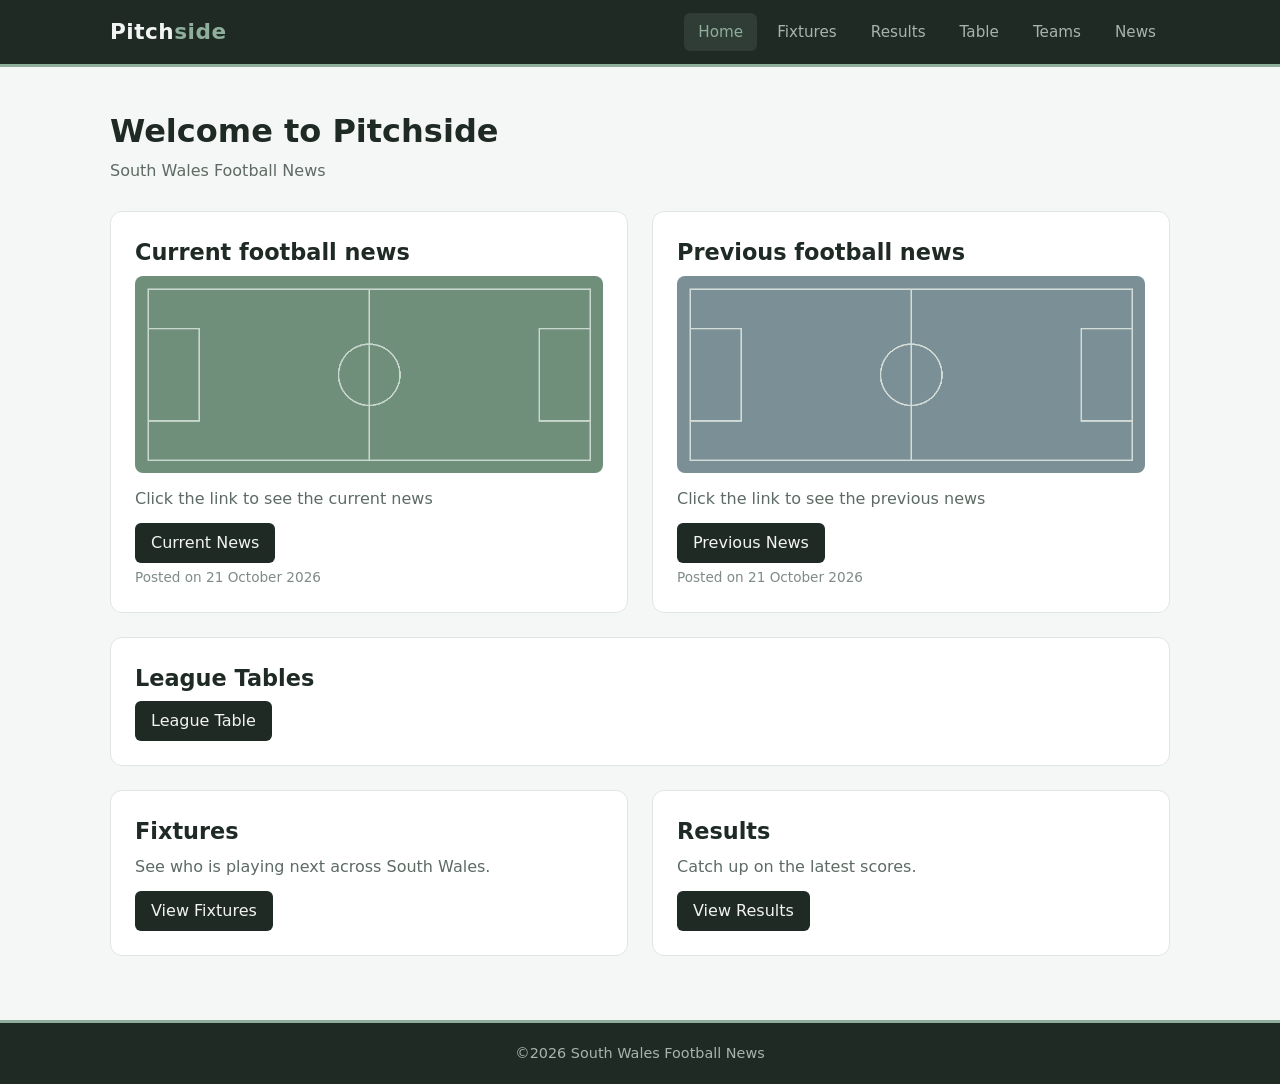
<file: index.html>
<!DOCTYPE html>
<html lang="en">
<head>
  <meta charset="UTF-8">
  <meta name="viewport" content="width=device-width, initial-scale=1.0">
  <title>Welcome to Pitchside | Pitchside</title>
  <link rel="stylesheet" href="css style 1.css">
</head>
<body>

  <header class="navbar">
    <nav class="nav-container" aria-label="Main navigation">
      <a href="index.html" class="logo">Pitch<span>side</span></a>

      <input type="checkbox" id="menu-toggle" class="menu-toggle" aria-label="Toggle menu">
      <label for="menu-toggle" class="hamburger">
        <span></span><span></span><span></span>
      </label>

      <ul class="nav-links">
        <li><a href="index.html" class="active">Home</a></li>
        <li><a href="fixtures.html">Fixtures</a></li>
        <li><a href="results.html">Results</a></li>
        <li><a href="leaguetable.html">Table</a></li>
        <li><a href="teams.html">Teams</a></li>
        <li><a href="Current News.html">News</a></li>
      </ul>
    </nav>
  </header>

  <main>
    <h1 class="page-title">Welcome to Pitchside</h1>
    <p class="page-subtitle">South Wales Football News</p>
    <div class="news-grid">
      <section class="card">
        <div class="box">
          <h2>Current football news</h2>
          <img src="[data-uri]" alt="Current football news">
        </div>
        <p>Click the link to see the current news</p>
        <a class="link" href="Current News.html">Current News</a>
        <p class="posted">Posted on 21 October 2026</p>
      </section>

      <section class="card">
        <div class="box">
          <h2>Previous football news</h2>
          <img src="./Pitchside/blue.png" alt="Previous football news">
        </div>
        <p>Click the link to see the previous news</p>
        <a class="link" href="previousnews.html">Previous News</a>
        <p class="posted">Posted on 21 October 2026</p>
      </section>
    </div>

    <section class="card wide">
      <h2>League Tables</h2>
      <a class="link" href="leaguetable.html">League Table</a>
    </section>

    <div class="news-grid">
      <section class="card">
        <h2>Fixtures</h2>
        <p>See who is playing next across South Wales.</p>
        <a class="link" href="fixtures.html">View Fixtures</a>
      </section>

      <section class="card">
        <h2>Results</h2>
        <p>Catch up on the latest scores.</p>
        <a class="link" href="results.html">View Results</a>
      </section>
    </div>
  </main>

  <footer class="site-footer">
    <p>&copy;2026 South Wales Football News</p>
  </footer>

</body>
</html>
</file>
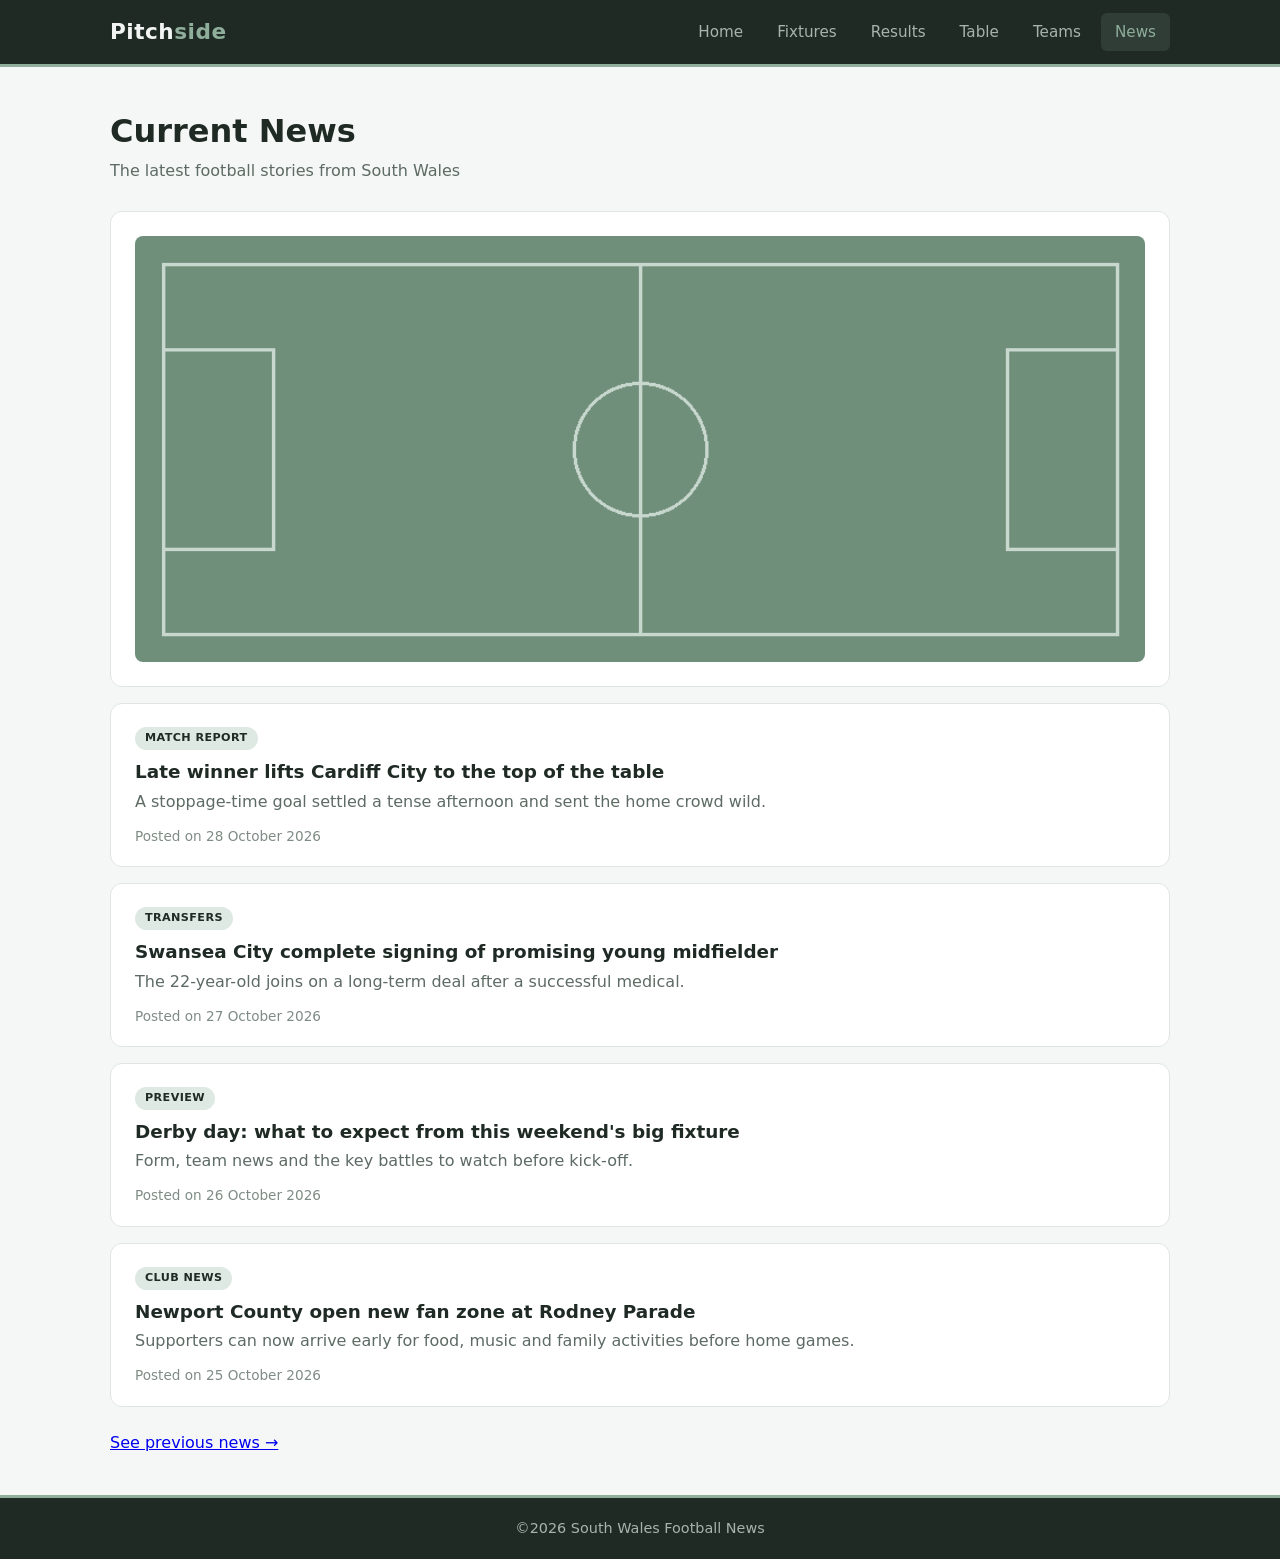
<file: Current News.html>
<!DOCTYPE html>
<html lang="en">
<head>
  <meta charset="UTF-8">
  <meta name="viewport" content="width=device-width, initial-scale=1.0">
  <title>Current News | Pitchside</title>
  <link rel="stylesheet" href="css style 1.css">
</head>
<body>

  <header class="navbar">
    <nav class="nav-container" aria-label="Main navigation">
      <a href="index.html" class="logo">Pitch<span>side</span></a>

      <input type="checkbox" id="menu-toggle" class="menu-toggle" aria-label="Toggle menu">
      <label for="menu-toggle" class="hamburger">
        <span></span><span></span><span></span>
      </label>

      <ul class="nav-links">
        <li><a href="index.html">Home</a></li>
        <li><a href="fixtures.html">Fixtures</a></li>
        <li><a href="results.html">Results</a></li>
        <li><a href="leaguetable.html">Table</a></li>
        <li><a href="teams.html">Teams</a></li>
        <li><a href="Current News.html" class="active">News</a></li>
      </ul>
    </nav>
  </header>

  <main>
    <h1 class="page-title">Current News</h1>
    <p class="page-subtitle">The latest football stories from South Wales</p>
    <div class="card" style="margin-bottom:16px">
      <div class="box">
        <img src="./Pitchside/green.png" alt="Current football news" style="width:100%; margin-bottom:0">
      </div>
    </div>
    <div class="stack">
      <article class="card">
        <span class="tag">Match report</span>
        <h3>Late winner lifts Cardiff City to the top of the table</h3>
        <p>A stoppage-time goal settled a tense afternoon and sent the home crowd wild.</p>
        <p class="posted">Posted on 28 October 2026</p>
      </article>
      <article class="card">
        <span class="tag">Transfers</span>
        <h3>Swansea City complete signing of promising young midfielder</h3>
        <p>The 22-year-old joins on a long-term deal after a successful medical.</p>
        <p class="posted">Posted on 27 October 2026</p>
      </article>
      <article class="card">
        <span class="tag">Preview</span>
        <h3>Derby day: what to expect from this weekend's big fixture</h3>
        <p>Form, team news and the key battles to watch before kick-off.</p>
        <p class="posted">Posted on 26 October 2026</p>
      </article>
      <article class="card">
        <span class="tag">Club news</span>
        <h3>Newport County open new fan zone at Rodney Parade</h3>
        <p>Supporters can now arrive early for food, music and family activities before home games.</p>
        <p class="posted">Posted on 25 October 2026</p>
      </article>
    </div>
    <p style="margin-top:24px"><a href="previousnews.html">See previous news &rarr;</a></p>
  </main>

  <footer class="site-footer">
    <p>&copy;2026 South Wales Football News</p>
  </footer>

</body>
</html>
</file>
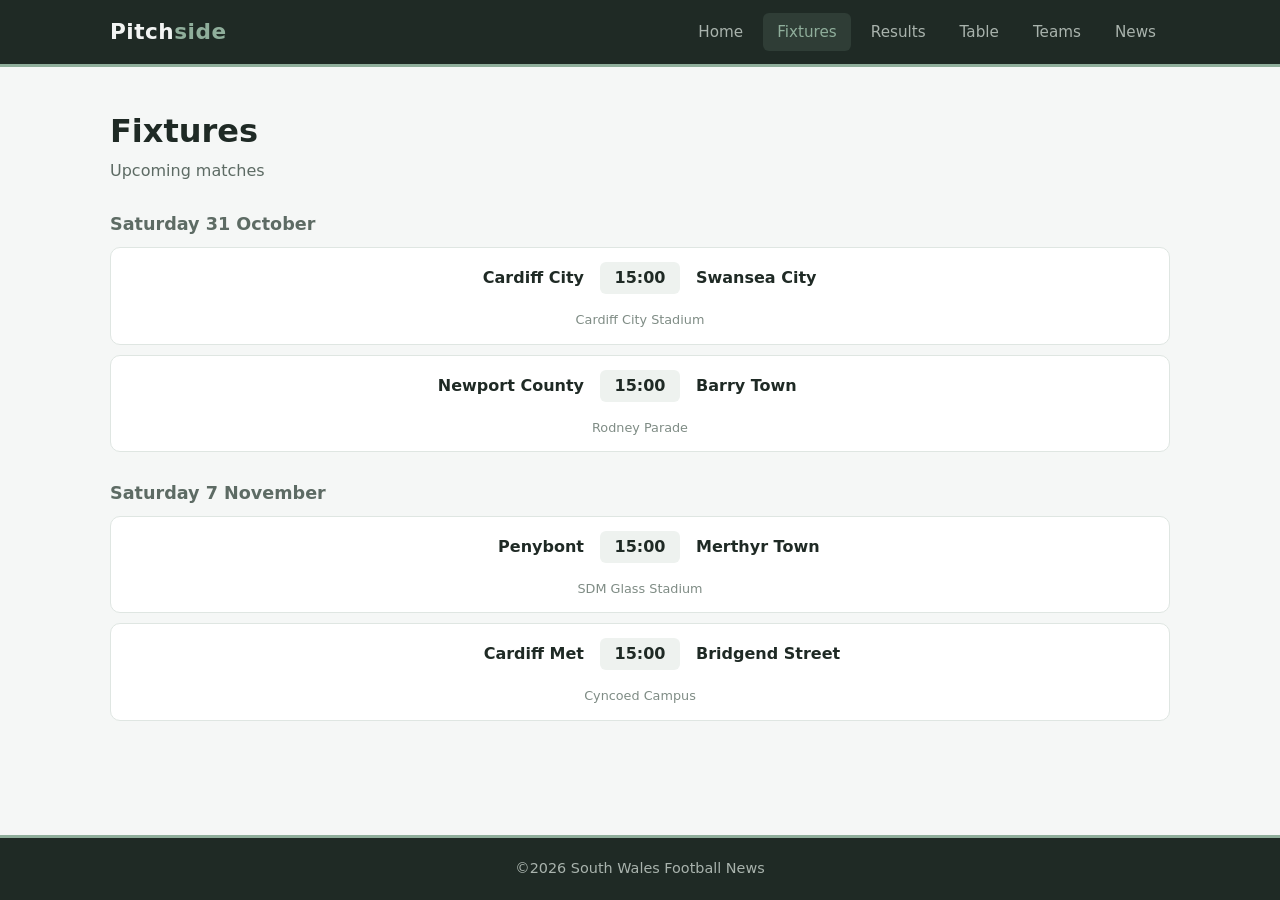
<file: fixtures.html>
<!DOCTYPE html>
<html lang="en">
<head>
  <meta charset="UTF-8">
  <meta name="viewport" content="width=device-width, initial-scale=1.0">
  <title>Fixtures | Pitchside</title>
  <link rel="stylesheet" href="css style 1.css">
</head>
<body>

  <header class="navbar">
    <nav class="nav-container" aria-label="Main navigation">
      <a href="index.html" class="logo">Pitch<span>side</span></a>

      <input type="checkbox" id="menu-toggle" class="menu-toggle" aria-label="Toggle menu">
      <label for="menu-toggle" class="hamburger">
        <span></span><span></span><span></span>
      </label>

      <ul class="nav-links">
        <li><a href="index.html">Home</a></li>
        <li><a href="fixtures.html" class="active">Fixtures</a></li>
        <li><a href="results.html">Results</a></li>
        <li><a href="leaguetable.html">Table</a></li>
        <li><a href="teams.html">Teams</a></li>
        <li><a href="Current News.html">News</a></li>
      </ul>
    </nav>
  </header>

  <main>
    <h1 class="page-title">Fixtures</h1>
    <p class="page-subtitle">Upcoming matches</p>
    <section class="match-day">
      <h2>Saturday 31 October</h2>
      <div class="match">
        <span class="home">Cardiff City</span>
        <span class="centre">15:00</span>
        <span class="away">Swansea City</span>
        <span class="meta">Cardiff City Stadium</span>
      </div>
      <div class="match">
        <span class="home">Newport County</span>
        <span class="centre">15:00</span>
        <span class="away">Barry Town</span>
        <span class="meta">Rodney Parade</span>
      </div>
    </section>
    <section class="match-day">
      <h2>Saturday 7 November</h2>
      <div class="match">
        <span class="home">Penybont</span>
        <span class="centre">15:00</span>
        <span class="away">Merthyr Town</span>
        <span class="meta">SDM Glass Stadium</span>
      </div>
      <div class="match">
        <span class="home">Cardiff Met</span>
        <span class="centre">15:00</span>
        <span class="away">Bridgend Street</span>
        <span class="meta">Cyncoed Campus</span>
      </div>
    </section>
  </main>

  <footer class="site-footer">
    <p>&copy;2026 South Wales Football News</p>
  </footer>

</body>
</html>
</file>
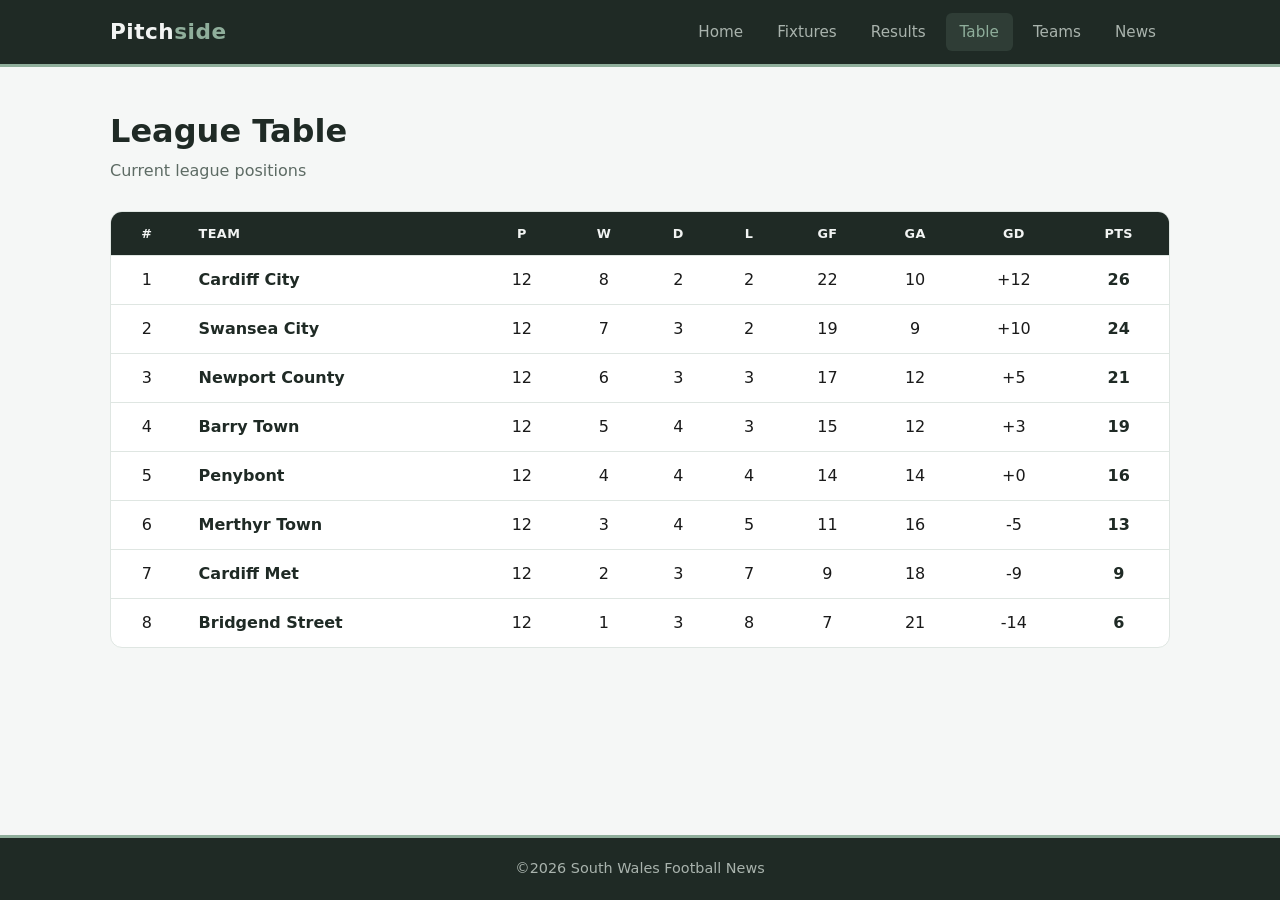
<file: leaguetable.html>
<!DOCTYPE html>
<html lang="en">
<head>
  <meta charset="UTF-8">
  <meta name="viewport" content="width=device-width, initial-scale=1.0">
  <title>League Table | Pitchside</title>
  <link rel="stylesheet" href="css style 1.css">
</head>
<body>

  <header class="navbar">
    <nav class="nav-container" aria-label="Main navigation">
      <a href="index.html" class="logo">Pitch<span>side</span></a>

      <input type="checkbox" id="menu-toggle" class="menu-toggle" aria-label="Toggle menu">
      <label for="menu-toggle" class="hamburger">
        <span></span><span></span><span></span>
      </label>

      <ul class="nav-links">
        <li><a href="index.html">Home</a></li>
        <li><a href="fixtures.html">Fixtures</a></li>
        <li><a href="results.html">Results</a></li>
        <li><a href="leaguetable.html" class="active">Table</a></li>
        <li><a href="teams.html">Teams</a></li>
        <li><a href="Current News.html">News</a></li>
      </ul>
    </nav>
  </header>

  <main>
    <h1 class="page-title">League Table</h1>
    <p class="page-subtitle">Current league positions</p>
    <div class="table-wrap">
      <table>
        <thead>
          <tr><th>#</th><th>Team</th><th>P</th><th>W</th><th>D</th><th>L</th><th>GF</th><th>GA</th><th>GD</th><th>Pts</th></tr>
        </thead>
        <tbody>
          <tr><td>1</td><td class="team">Cardiff City</td><td>12</td><td>8</td><td>2</td><td>2</td><td>22</td><td>10</td><td>+12</td><td class="pts">26</td></tr>
          <tr><td>2</td><td class="team">Swansea City</td><td>12</td><td>7</td><td>3</td><td>2</td><td>19</td><td>9</td><td>+10</td><td class="pts">24</td></tr>
          <tr><td>3</td><td class="team">Newport County</td><td>12</td><td>6</td><td>3</td><td>3</td><td>17</td><td>12</td><td>+5</td><td class="pts">21</td></tr>
          <tr><td>4</td><td class="team">Barry Town</td><td>12</td><td>5</td><td>4</td><td>3</td><td>15</td><td>12</td><td>+3</td><td class="pts">19</td></tr>
          <tr><td>5</td><td class="team">Penybont</td><td>12</td><td>4</td><td>4</td><td>4</td><td>14</td><td>14</td><td>+0</td><td class="pts">16</td></tr>
          <tr><td>6</td><td class="team">Merthyr Town</td><td>12</td><td>3</td><td>4</td><td>5</td><td>11</td><td>16</td><td>-5</td><td class="pts">13</td></tr>
          <tr><td>7</td><td class="team">Cardiff Met</td><td>12</td><td>2</td><td>3</td><td>7</td><td>9</td><td>18</td><td>-9</td><td class="pts">9</td></tr>
          <tr><td>8</td><td class="team">Bridgend Street</td><td>12</td><td>1</td><td>3</td><td>8</td><td>7</td><td>21</td><td>-14</td><td class="pts">6</td></tr>
        </tbody>
      </table>
    </div>
  </main>

  <footer class="site-footer">
    <p>&copy;2026 South Wales Football News</p>
  </footer>

</body>
</html>
</file>
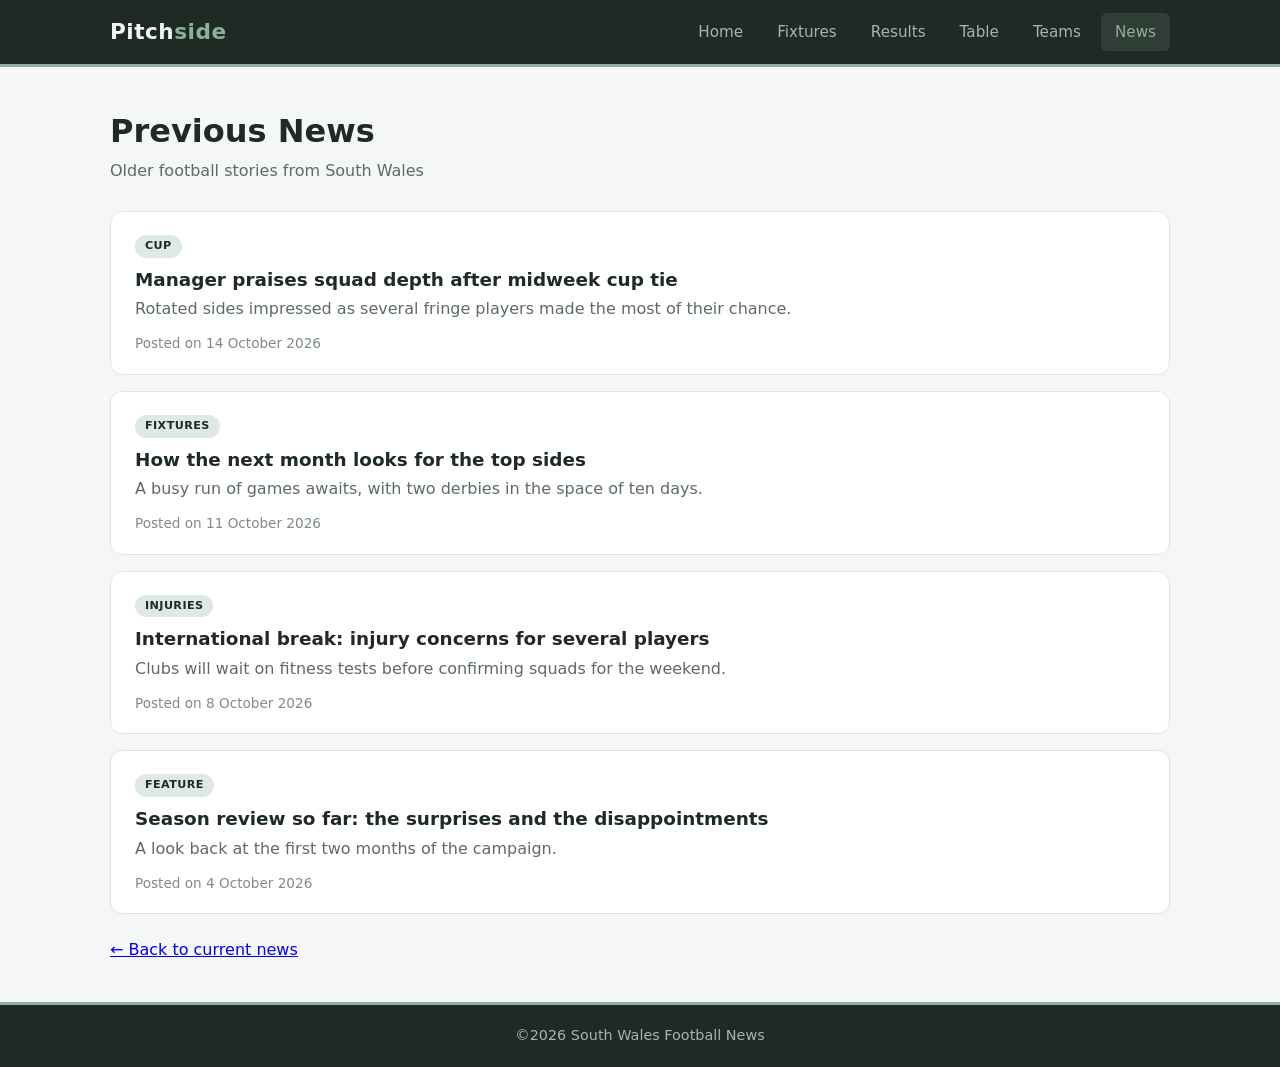
<file: previousnews.html>
<!DOCTYPE html>
<html lang="en">
<head>
  <meta charset="UTF-8">
  <meta name="viewport" content="width=device-width, initial-scale=1.0">
  <title>Previous News | Pitchside</title>
  <link rel="stylesheet" href="css style 1.css">
</head>
<body>

  <header class="navbar">
    <nav class="nav-container" aria-label="Main navigation">
      <a href="index.html" class="logo">Pitch<span>side</span></a>

      <input type="checkbox" id="menu-toggle" class="menu-toggle" aria-label="Toggle menu">
      <label for="menu-toggle" class="hamburger">
        <span></span><span></span><span></span>
      </label>

      <ul class="nav-links">
        <li><a href="index.html">Home</a></li>
        <li><a href="fixtures.html">Fixtures</a></li>
        <li><a href="results.html">Results</a></li>
        <li><a href="leaguetable.html">Table</a></li>
        <li><a href="teams.html">Teams</a></li>
        <li><a href="Current News.html" class="active">News</a></li>
      </ul>
    </nav>
  </header>

  <main>
    <h1 class="page-title">Previous News</h1>
    <p class="page-subtitle">Older football stories from South Wales</p>
    <div class="stack">
      <article class="card">
        <span class="tag">Cup</span>
        <h3>Manager praises squad depth after midweek cup tie</h3>
        <p>Rotated sides impressed as several fringe players made the most of their chance.</p>
        <p class="posted">Posted on 14 October 2026</p>
      </article>
      <article class="card">
        <span class="tag">Fixtures</span>
        <h3>How the next month looks for the top sides</h3>
        <p>A busy run of games awaits, with two derbies in the space of ten days.</p>
        <p class="posted">Posted on 11 October 2026</p>
      </article>
      <article class="card">
        <span class="tag">Injuries</span>
        <h3>International break: injury concerns for several players</h3>
        <p>Clubs will wait on fitness tests before confirming squads for the weekend.</p>
        <p class="posted">Posted on 8 October 2026</p>
      </article>
      <article class="card">
        <span class="tag">Feature</span>
        <h3>Season review so far: the surprises and the disappointments</h3>
        <p>A look back at the first two months of the campaign.</p>
        <p class="posted">Posted on 4 October 2026</p>
      </article>
    </div>
    <p style="margin-top:24px"><a href="Current News.html">&larr; Back to current news</a></p>
  </main>

  <footer class="site-footer">
    <p>&copy;2026 South Wales Football News</p>
  </footer>

</body>
</html>
</file>
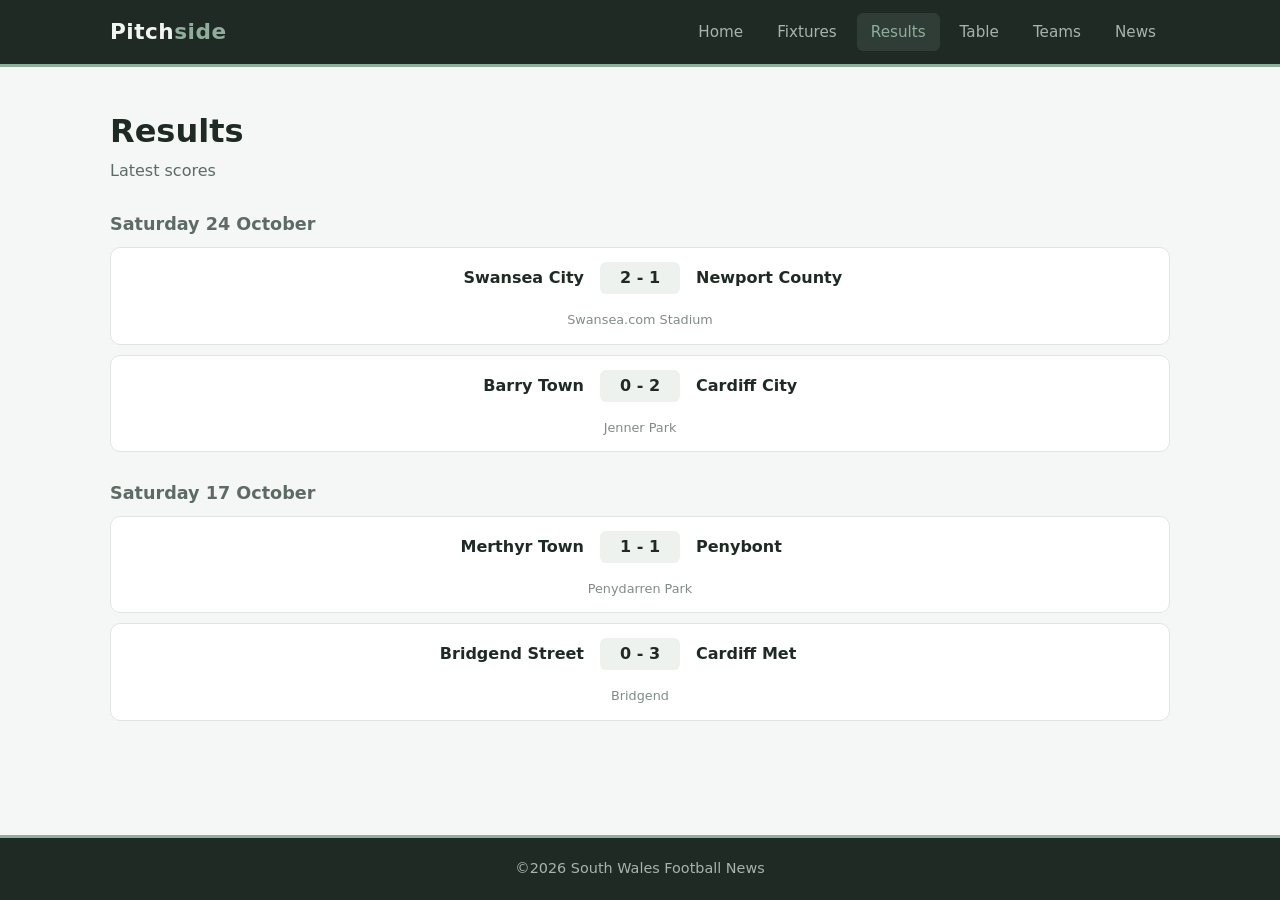
<file: results.html>
<!DOCTYPE html>
<html lang="en">
<head>
  <meta charset="UTF-8">
  <meta name="viewport" content="width=device-width, initial-scale=1.0">
  <title>Results | Pitchside</title>
  <link rel="stylesheet" href="css style 1.css">
</head>
<body>

  <header class="navbar">
    <nav class="nav-container" aria-label="Main navigation">
      <a href="index.html" class="logo">Pitch<span>side</span></a>

      <input type="checkbox" id="menu-toggle" class="menu-toggle" aria-label="Toggle menu">
      <label for="menu-toggle" class="hamburger">
        <span></span><span></span><span></span>
      </label>

      <ul class="nav-links">
        <li><a href="index.html">Home</a></li>
        <li><a href="fixtures.html">Fixtures</a></li>
        <li><a href="results.html" class="active">Results</a></li>
        <li><a href="leaguetable.html">Table</a></li>
        <li><a href="teams.html">Teams</a></li>
        <li><a href="Current News.html">News</a></li>
      </ul>
    </nav>
  </header>

  <main>
    <h1 class="page-title">Results</h1>
    <p class="page-subtitle">Latest scores</p>
    <section class="match-day">
      <h2>Saturday 24 October</h2>
      <div class="match">
        <span class="home">Swansea City</span>
        <span class="centre">2 - 1</span>
        <span class="away">Newport County</span>
        <span class="meta">Swansea.com Stadium</span>
      </div>
      <div class="match">
        <span class="home">Barry Town</span>
        <span class="centre">0 - 2</span>
        <span class="away">Cardiff City</span>
        <span class="meta">Jenner Park</span>
      </div>
    </section>
    <section class="match-day">
      <h2>Saturday 17 October</h2>
      <div class="match">
        <span class="home">Merthyr Town</span>
        <span class="centre">1 - 1</span>
        <span class="away">Penybont</span>
        <span class="meta">Penydarren Park</span>
      </div>
      <div class="match">
        <span class="home">Bridgend Street</span>
        <span class="centre">0 - 3</span>
        <span class="away">Cardiff Met</span>
        <span class="meta">Bridgend</span>
      </div>
    </section>
  </main>

  <footer class="site-footer">
    <p>&copy;2026 South Wales Football News</p>
  </footer>

</body>
</html>
</file>
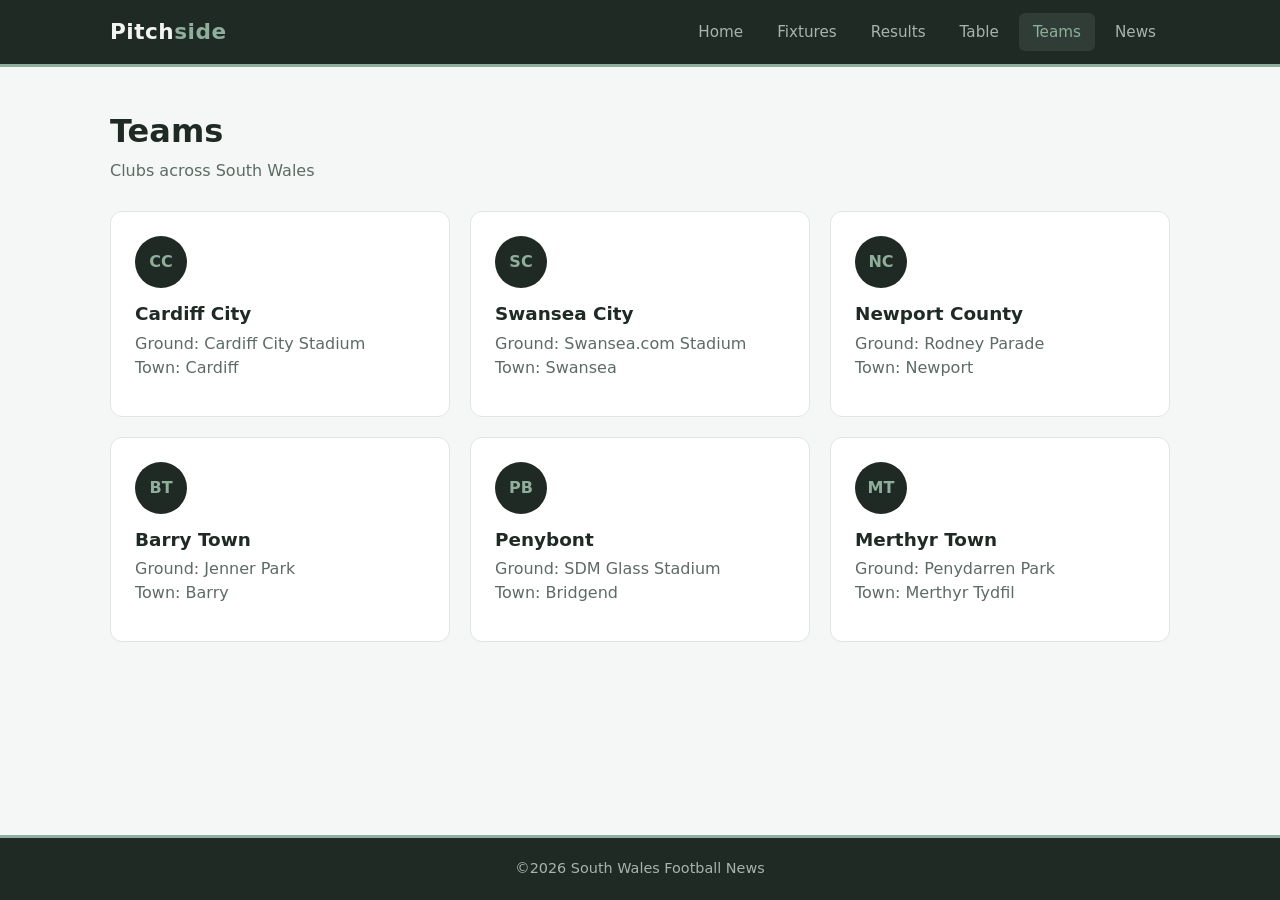
<file: teams.html>
<!DOCTYPE html>
<html lang="en">
<head>
  <meta charset="UTF-8">
  <meta name="viewport" content="width=device-width, initial-scale=1.0">
  <title>Teams | Pitchside</title>
  <link rel="stylesheet" href="css style 1.css">
</head>
<body>

  <header class="navbar">
    <nav class="nav-container" aria-label="Main navigation">
      <a href="index.html" class="logo">Pitch<span>side</span></a>

      <input type="checkbox" id="menu-toggle" class="menu-toggle" aria-label="Toggle menu">
      <label for="menu-toggle" class="hamburger">
        <span></span><span></span><span></span>
      </label>

      <ul class="nav-links">
        <li><a href="index.html">Home</a></li>
        <li><a href="fixtures.html">Fixtures</a></li>
        <li><a href="results.html">Results</a></li>
        <li><a href="leaguetable.html">Table</a></li>
        <li><a href="teams.html" class="active">Teams</a></li>
        <li><a href="Current News.html">News</a></li>
      </ul>
    </nav>
  </header>

  <main>
    <h1 class="page-title">Teams</h1>
    <p class="page-subtitle">Clubs across South Wales</p>
    <div class="team-grid">
      <section class="card">
        <div class="team-badge">CC</div>
        <h3>Cardiff City</h3>
        <p>Ground: Cardiff City Stadium<br>Town: Cardiff</p>
      </section>
      <section class="card">
        <div class="team-badge">SC</div>
        <h3>Swansea City</h3>
        <p>Ground: Swansea.com Stadium<br>Town: Swansea</p>
      </section>
      <section class="card">
        <div class="team-badge">NC</div>
        <h3>Newport County</h3>
        <p>Ground: Rodney Parade<br>Town: Newport</p>
      </section>
      <section class="card">
        <div class="team-badge">BT</div>
        <h3>Barry Town</h3>
        <p>Ground: Jenner Park<br>Town: Barry</p>
      </section>
      <section class="card">
        <div class="team-badge">PB</div>
        <h3>Penybont</h3>
        <p>Ground: SDM Glass Stadium<br>Town: Bridgend</p>
      </section>
      <section class="card">
        <div class="team-badge">MT</div>
        <h3>Merthyr Town</h3>
        <p>Ground: Penydarren Park<br>Town: Merthyr Tydfil</p>
      </section>
    </div>
  </main>

  <footer class="site-footer">
    <p>&copy;2026 South Wales Football News</p>
  </footer>

</body>
</html>
</file>
<file: css style 1.css>
:root {
  --bg: #1f2a25;
  --accent: #8fae9b;
  --text: #f2f4f3;
  --muted: #a9b3ad;
  --ink: #1f2a25;
  --ink-soft: #5d6b64;
  --border: #dfe6e2;
  --height: 64px;
}

* { margin: 0; padding: 0; box-sizing: border-box; }

body {
  font-family: system-ui, -apple-system, "Segoe UI", Roboto, sans-serif;
  background: #f5f7f6;
  color: #1a1a1a;
  line-height: 1.5;
  min-height: 100vh;
  display: flex;
  flex-direction: column;
}

.navbar {
  position: sticky;
  top: 0;
  z-index: 100;
  background: var(--bg);
  border-bottom: 3px solid var(--accent);
}

.nav-container {
  max-width: 1100px;
  margin: 0 auto;
  padding: 0 20px;
  height: var(--height);
  display: flex;
  align-items: center;
  justify-content: space-between;
}

.logo {
  font-size: 1.35rem;
  font-weight: 800;
  letter-spacing: 0.5px;
  color: var(--text);
  text-decoration: none;
}
.logo span { color: var(--accent); }

.nav-links {
  display: flex;
  list-style: none;
  gap: 6px;
}

.nav-links a {
  display: block;
  padding: 8px 14px;
  color: var(--muted);
  text-decoration: none;
  font-size: 0.95rem;
  font-weight: 500;
  border-radius: 6px;
  transition: color 0.2s, background 0.2s;
}

.nav-links a:hover,
.nav-links a.active {
  color: var(--text);
  background: rgba(143, 174, 155, 0.14);
}

.nav-links a.active { color: var(--accent); }

.menu-toggle { display: none; }

.hamburger {
  display: none;
  flex-direction: column;
  gap: 5px;
  cursor: pointer;
  padding: 6px;
}
.hamburger span {
  width: 24px;
  height: 2px;
  background: var(--text);
  border-radius: 2px;
  transition: transform 0.25s, opacity 0.25s;
}

@media (max-width: 720px) {
  .hamburger { display: flex; }

  .nav-links {
    position: absolute;
    top: var(--height);
    left: 0;
    right: 0;
    flex-direction: column;
    gap: 0;
    background: var(--bg);
    max-height: 0;
    overflow: hidden;
    transition: max-height 0.3s ease;
  }

  .nav-links a {
    padding: 14px 20px;
    border-radius: 0;
    border-top: 1px solid rgba(255, 255, 255, 0.08);
  }

  .menu-toggle:checked ~ .nav-links { max-height: 400px; }
  .menu-toggle:checked + .hamburger span:nth-child(1) { transform: translateY(7px) rotate(45deg); }
  .menu-toggle:checked + .hamburger span:nth-child(2) { opacity: 0; }
  .menu-toggle:checked + .hamburger span:nth-child(3) { transform: translateY(-7px) rotate(-45deg); }
}

main {
  flex: 1;
  width: 100%;
  max-width: 1100px;
  margin: 40px auto;
  padding: 0 20px;
}

.page-title { font-size: 2rem; color: var(--ink); margin-bottom: 4px; }
.page-subtitle { color: var(--ink-soft); margin-bottom: 28px; }

.news-grid {
  display: grid;
  grid-template-columns: repeat(2, 1fr);
  gap: 24px;
  margin-bottom: 24px;
}

.card {
  background: #fff;
  border: 1px solid var(--border);
  border-radius: 12px;
  padding: 24px;
}

.card h2 { font-size: 1.4rem; color: var(--ink); margin-bottom: 6px; }
.card h3 { font-size: 1.15rem; color: var(--ink); margin-bottom: 4px; }
.card p { color: var(--ink-soft); margin-bottom: 12px; }
.card .posted { font-size: 0.85rem; color: #7f8c85; margin-top: 4px; margin-bottom: 0; }
.card .tag {
  display: inline-block;
  font-size: 0.7rem;
  font-weight: 700;
  letter-spacing: 0.4px;
  text-transform: uppercase;
  color: var(--ink);
  background: #dfe9e3;
  padding: 3px 10px;
  border-radius: 12px;
  margin-bottom: 8px;
}

.card a.link {
  display: inline-block;
  padding: 8px 16px;
  background: var(--bg);
  color: var(--text);
  text-decoration: none;
  font-weight: 500;
  border-radius: 6px;
  transition: background 0.2s;
}
.card a.link:hover { background: #2d3b34; }

.card .box img {
  display: block;
  max-width: 100%;
  height: auto;
  border-radius: 8px;
  margin-bottom: 14px;
}

.card.wide { margin-bottom: 24px; }

.stack { display: grid; gap: 16px; }
.stack .card { padding: 20px 24px; }

.team-grid {
  display: grid;
  grid-template-columns: repeat(3, 1fr);
  gap: 20px;
}
.team-badge {
  width: 52px;
  height: 52px;
  border-radius: 50%;
  background: var(--bg);
  color: var(--accent);
  font-weight: 800;
  display: flex;
  align-items: center;
  justify-content: center;
  margin-bottom: 12px;
}

.table-wrap {
  background: #fff;
  border: 1px solid var(--border);
  border-radius: 12px;
  overflow-x: auto;
}

table { width: 100%; border-collapse: collapse; }

th, td {
  padding: 12px 16px;
  text-align: center;
  border-bottom: 1px solid var(--border);
  white-space: nowrap;
}

th {
  background: var(--bg);
  color: var(--text);
  font-size: 0.8rem;
  font-weight: 600;
  letter-spacing: 0.4px;
  text-transform: uppercase;
}

th:nth-child(2), td:nth-child(2) { text-align: left; }
tr:last-child td { border-bottom: none; }
tbody tr:hover { background: #f5f8f6; }
td.team { font-weight: 600; color: var(--ink); }
td.pts { font-weight: 700; color: var(--ink); }

.match-day { margin-bottom: 28px; }
.match-day h2 { font-size: 1.1rem; color: var(--ink-soft); margin-bottom: 10px; }

.match {
  display: grid;
  grid-template-columns: 1fr auto 1fr;
  align-items: center;
  gap: 16px;
  background: #fff;
  border: 1px solid var(--border);
  border-radius: 10px;
  padding: 14px 20px;
  margin-bottom: 10px;
}
.match .home { text-align: right; font-weight: 600; color: var(--ink); }
.match .away { text-align: left; font-weight: 600; color: var(--ink); }
.match .centre {
  min-width: 80px;
  text-align: center;
  font-weight: 700;
  color: var(--ink);
  background: #eef2ef;
  padding: 4px 12px;
  border-radius: 6px;
}
.match .meta {
  grid-column: 1 / -1;
  text-align: center;
  font-size: 0.8rem;
  color: #7f8c85;
}

@media (max-width: 720px) {
  .news-grid { grid-template-columns: 1fr; }
  .team-grid { grid-template-columns: 1fr; }
  .match { gap: 10px; padding: 12px; }
}

.site-footer {
  background: var(--bg);
  border-top: 3px solid var(--accent);
  color: var(--muted);
  text-align: center;
  padding: 20px;
  font-size: 0.9rem;
}
</file>
